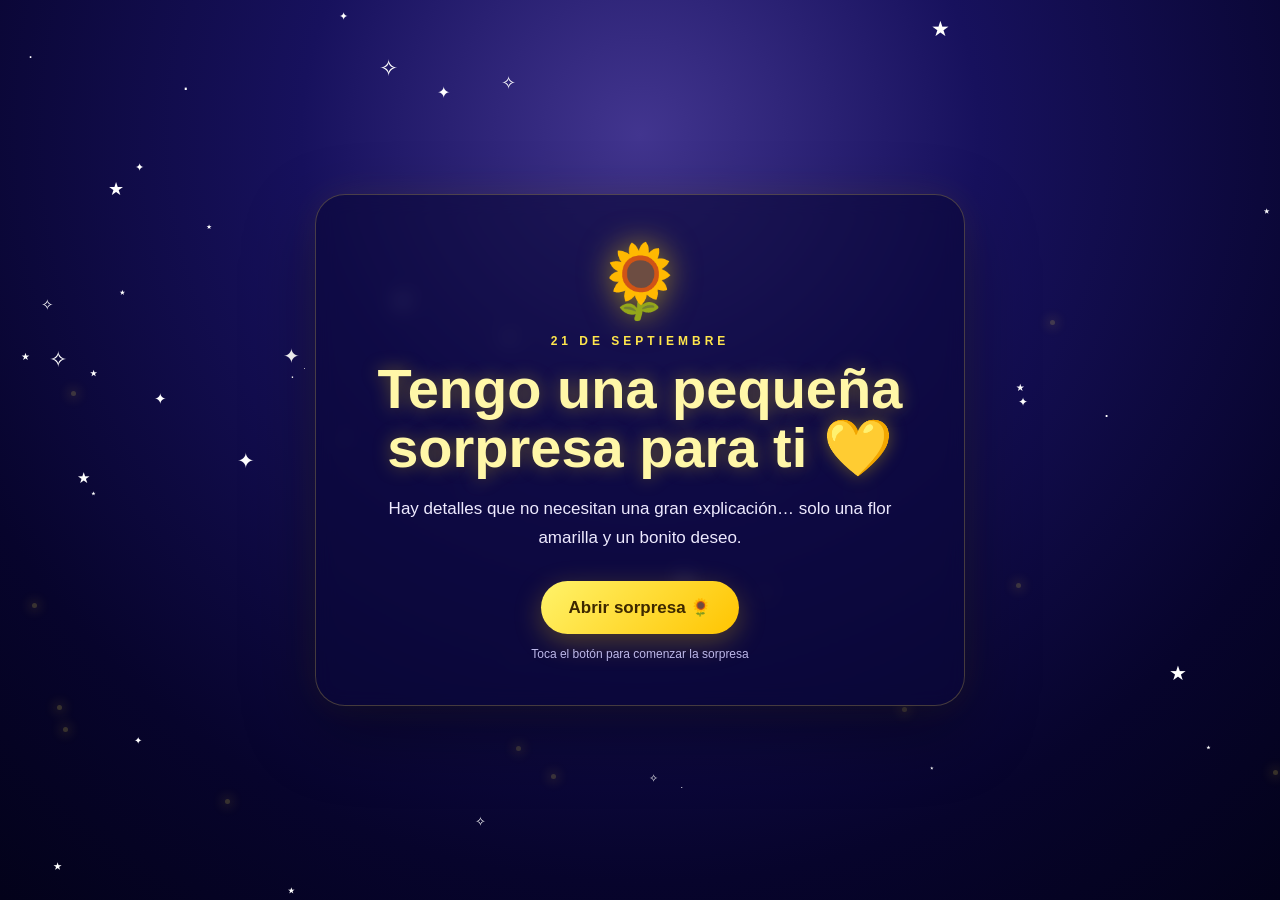
<file: index.html>
<!DOCTYPE html>
<html lang="es">
<head>
  <meta charset="UTF-8">
  <meta name="viewport" content="width=device-width, initial-scale=1.0">
  <meta name="theme-color" content="#08052f">
  <title>Para ti 🌻</title>
  <link rel="stylesheet" href="estilos.css">
</head>
<body>
  <div class="stars" aria-hidden="true"></div>
  <div class="petals" aria-hidden="true"></div>
  <div class="fireflies" aria-hidden="true"></div>

  <main class="screen" id="inicio">
    <section class="intro card">
      <div class="mini-flower">🌻</div>
      <p class="eyebrow">21 DE SEPTIEMBRE</p>
      <h1>Tengo una pequeña sorpresa para ti 💛</h1>
      <p class="intro-text">Hay detalles que no necesitan una gran explicación… solo una flor amarilla y un bonito deseo.</p>
      <button class="main-btn" id="openBtn">Abrir sorpresa 🌻</button>
      <p class="hint">Toca el botón para comenzar la sorpresa</p>
    </section>
  </main>

  <main class="screen hidden" id="sorpresa">
    <section class="content">
      <p class="eyebrow">PARA UNA AMIGA ESPECIAL</p>
      <h2>🌻 Feliz 21 de septiembre 🌻</h2>
      <p class="subtitle">Que nunca te falten motivos para sonreír.</p>

      <div class="garden" aria-label="Jardín de flores amarillas">
        <div class="ground"></div>
        <div class="flower flower-left">
          <div class="stem"></div><div class="leaf leaf-a"></div><div class="leaf leaf-b"></div>
          <div class="bloom"><i></i><i></i><i></i><i></i><i></i><i></i><i></i><i></i><b></b></div>
        </div>
        <div class="flower flower-center">
          <div class="stem"></div><div class="leaf leaf-a"></div><div class="leaf leaf-b"></div>
          <div class="bloom"><i></i><i></i><i></i><i></i><i></i><i></i><i></i><i></i><b></b></div>
        </div>
        <div class="flower flower-right">
          <div class="stem"></div><div class="leaf leaf-a"></div><div class="leaf leaf-b"></div>
          <div class="bloom"><i></i><i></i><i></i><i></i><i></i><i></i><i></i><i></i><b></b></div>
        </div>
      </div>

      <div class="letter">
        <div class="letter-top">💌</div>
        <p>
          Hoy quiero regalarte estas flores amarillas como un pequeño detalle de amistad.
          Espero que te recuerden que siempre hay momentos bonitos por disfrutar,
          nuevas sonrisas por compartir y muchas razones para seguir brillando.
        </p>
        <p class="final-line">Gracias por ser una amiga tan especial. 💛</p>
      </div>

      <button class="music-btn" id="musicBtn">🎵 Reproducir música</button>
      <audio id="musica" src="musica.mp3" preload="auto"></audio>

      <p class="signature">Con cariño 🌻✨</p>
    </section>
  </main>

  <div class="celebration hidden" id="celebration" aria-hidden="true"></div>

  <script src="script.js"></script>
</body>
</html>
</file>
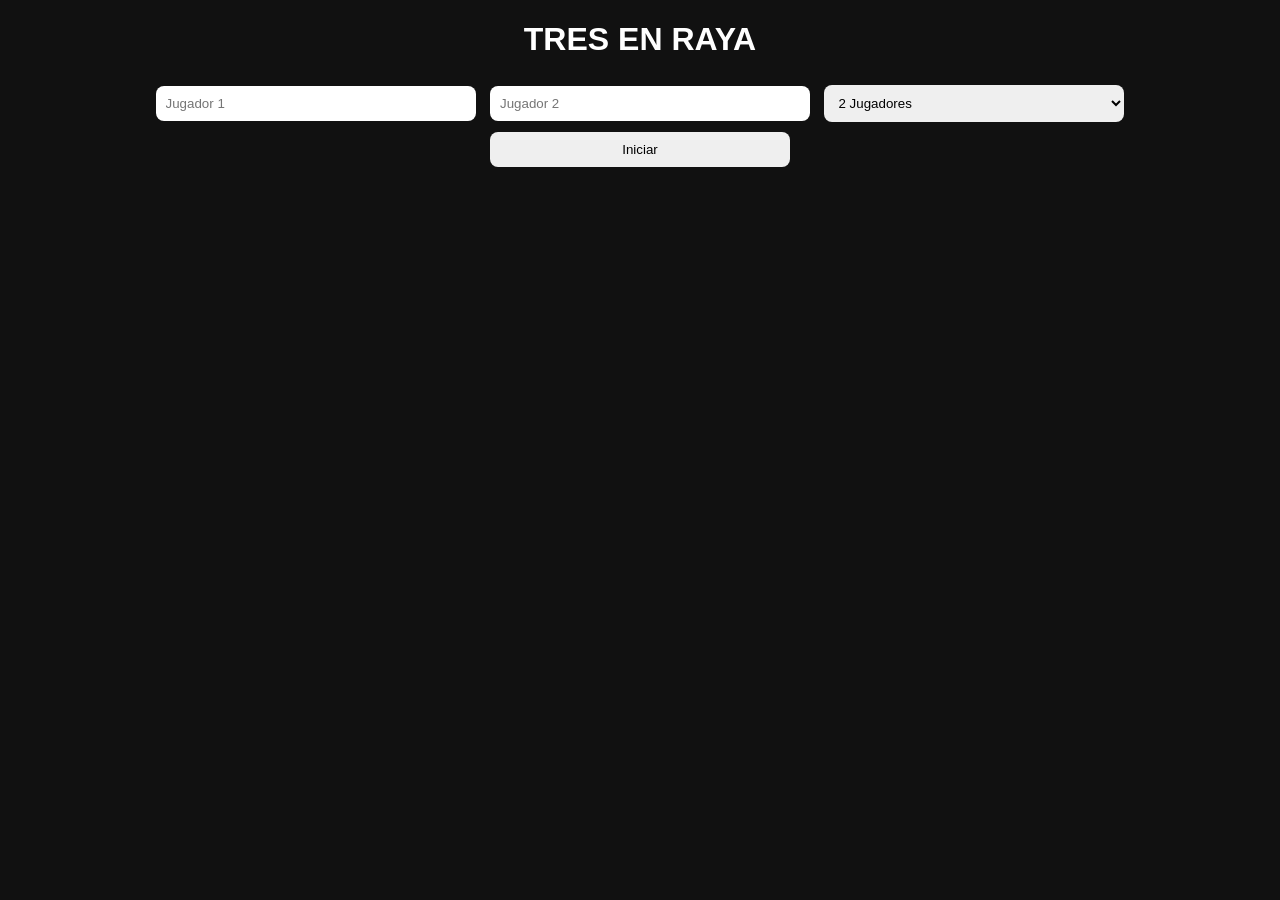
<file: proyecto/index.html>
<!DOCTYPE html>
<html lang="es">
<head>
  <meta charset="UTF-8">
  <meta name="viewport" content="width=device-width, initial-scale=1.0">
  <title>Mini Juego</title>
  <link rel="stylesheet" href="styles.css">
</head>
<body>

<div class="container" id="menu">
  <h1>TRES EN RAYA</h1>

  <input type="text" id="name1" placeholder="Jugador 1">
  <input type="text" id="name2" placeholder="Jugador 2">

  <select id="mode">
    <option value="2">2 Jugadores</option>
    <option value="bot">Contra Bot</option>
  </select>

  <button onclick="startGame()">Iniciar</button>
</div>

<div id="game">
  <h2 id="turn"></h2>
  <div class="grid" id="grid"></div>
  <h2 id="result"></h2>
  <h3 id="score"></h3>

  <button onclick="restart()">Reiniciar</button>
  <button onclick="backMenu()">Menú</button>
</div>

<audio id="clickSound" src="https://www.soundjay.com/button/beep-07.wav"></audio>
<audio id="winSound" src="https://www.soundjay.com/button/beep-10.wav"></audio>

<script src="script.js"></script>
</body>
</html>
</file>
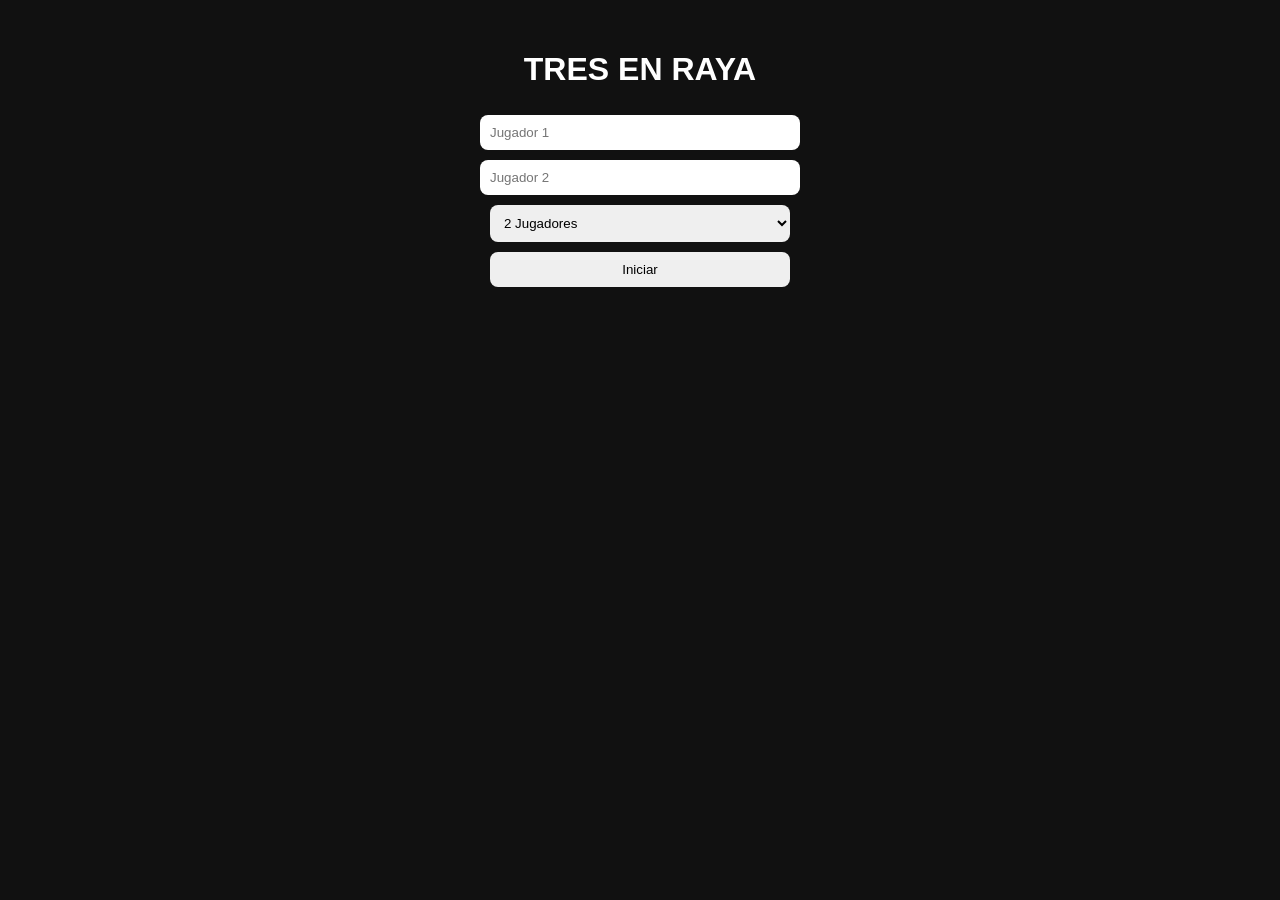
<file: proyecto programacion wed/proyecto/index.html>
<!DOCTYPE html>
<html lang="es">
<head>
  <meta charset="UTF-8">
  <meta name="viewport" content="width=device-width, initial-scale=1.0">
  <title>Mini Juego</title>
  <link rel="stylesheet" href="styles.css">
</head>
<body>

<div class="container" id="menu">
  <h1>TRES EN RAYA</h1>

  <input type="text" id="name1" placeholder="Jugador 1">
  <br>

  <input type="text" id="name2" placeholder="Jugador 2">
  <br>

  <select id="mode">
    <option value="2">2 Jugadores</option>
    <option value="bot">Contra Bot</option>
  </select>
  <br>

  <button onclick="startGame()">Iniciar</button>
</div>

<div id="game">
  <h2 id="turn"></h2>
  <div class="grid" id="grid"></div>
  <h2 id="result"></h2>
  <h3 id="score"></h3>

  <button onclick="restart()">Reiniciar</button>
  <button onclick="backMenu()">Menú</button>
</div>

<audio id="clickSound" src="https://www.soundjay.com/button/beep-07.wav"></audio>
<audio id="winSound" src="https://www.soundjay.com/button/beep-10.wav"></audio>

<script src="script.js"></script>
</body>
</html>
</file>
<file: estilos.css>
* { box-sizing: border-box; }
html, body { margin: 0; min-height: 100%; }
body {
  min-height: 100vh;
  overflow-x: hidden;
  font-family: Arial, Helvetica, sans-serif;
  color: #fff;
  background: radial-gradient(circle at 50% 15%, #42358f 0, #17115d 34%, #07042c 75%, #03021a 100%);
}
button { font: inherit; }
.hidden { display: none !important; }
.screen { min-height: 100vh; position: relative; z-index: 5; }
#inicio { display: grid; place-items: center; padding: 24px; }
.intro { width: min(650px, 94vw); text-align: center; padding: 44px 28px; }
.card { background: rgba(10, 7, 55, .62); border: 1px solid rgba(255, 225, 77, .24); border-radius: 30px; box-shadow: 0 25px 70px rgba(0,0,0,.35), 0 0 35px rgba(255,210,0,.08); backdrop-filter: blur(10px); }
.mini-flower { font-size: 72px; animation: float 2.5s ease-in-out infinite; filter: drop-shadow(0 0 16px rgba(255,216,0,.55)); }
.eyebrow { letter-spacing: 4px; font-size: 12px; font-weight: 700; color: #ffe64d; margin: 10px 0 12px; }
h1 { font-size: clamp(32px, 7vw, 56px); line-height: 1.05; margin: 0 auto 18px; color: #fff7a8; text-shadow: 0 0 18px rgba(255,222,0,.35); }
.intro-text { max-width: 520px; margin: 0 auto 28px; line-height: 1.7; color: #eeeaff; font-size: 17px; }
.hint { color: #bdb8e9; font-size: 12px; margin: 13px 0 0; }
.main-btn, .music-btn { border: 0; cursor: pointer; border-radius: 999px; font-weight: 700; color: #3d2800; background: linear-gradient(135deg,#fff36a,#ffc400); box-shadow: 0 8px 28px rgba(255,202,0,.28); transition: transform .25s, box-shadow .25s; }
.main-btn { padding: 16px 28px; font-size: 17px; }
.music-btn { padding: 12px 20px; font-size: 14px; margin-top: 14px; }
.main-btn:hover, .music-btn:hover { transform: translateY(-3px) scale(1.03); box-shadow: 0 12px 35px rgba(255,202,0,.42); }
.main-btn:active, .music-btn:active { transform: scale(.97); }
#sorpresa { padding: 55px 18px 35px; }
.content { width: min(900px, 100%); margin: auto; text-align: center; }
h2 { margin: 0; font-size: clamp(30px, 7vw, 58px); color: #ffe72e; text-shadow: 0 0 18px rgba(255,220,0,.38); }
.subtitle { margin: 10px 0 0; font-size: 18px; color: #fffbd1; }
.garden { position: relative; width: min(650px, 96vw); height: 390px; margin: 10px auto 0; }
.ground { position: absolute; left: 5%; right: 5%; bottom: 22px; height: 50px; border-radius: 50%; background: radial-gradient(ellipse, rgba(41,108,49,.7), rgba(8,45,24,.1) 68%, transparent 72%); filter: blur(2px); }
.flower { position: absolute; bottom: 50px; width: 150px; height: 300px; transform-origin: bottom center; animation: sway 4s ease-in-out infinite; }
.flower-left { left: 10%; transform: scale(.85); animation-delay: -.8s; }
.flower-center { left: 50%; margin-left: -75px; transform: scale(1.05); z-index: 2; }
.flower-right { right: 9%; transform: scale(.78); animation-delay: -1.5s; }
.stem { position: absolute; width: 11px; height: 220px; left: 69px; bottom: 0; border-radius: 10px; background: linear-gradient(90deg,#155d25,#55b63f,#155d25); box-shadow: 0 0 8px rgba(66,170,55,.25); }
.leaf { position: absolute; width: 78px; height: 34px; background: linear-gradient(135deg,#6ac94e,#176b28); border-radius: 100% 0 100% 0; bottom: 100px; z-index: 2; }
.leaf-a { left: 4px; transform: rotate(25deg); }
.leaf-b { left: 61px; bottom: 145px; transform: rotate(155deg) scale(.9); }
.bloom { position: absolute; width: 120px; height: 120px; left: 15px; top: 18px; animation: bloomFloat 3s ease-in-out infinite; }
.bloom i { position: absolute; width: 46px; height: 68px; left: 37px; top: 25px; border-radius: 55% 55% 48% 48%; background: linear-gradient(180deg,#fff45c,#ffc400); box-shadow: 0 0 14px rgba(255,214,0,.45); transform-origin: 50% 75%; }
.bloom i:nth-child(1){transform:rotate(0deg) translateY(-27px)} .bloom i:nth-child(2){transform:rotate(45deg) translateY(-27px)} .bloom i:nth-child(3){transform:rotate(90deg) translateY(-27px)} .bloom i:nth-child(4){transform:rotate(135deg) translateY(-27px)} .bloom i:nth-child(5){transform:rotate(180deg) translateY(-27px)} .bloom i:nth-child(6){transform:rotate(225deg) translateY(-27px)} .bloom i:nth-child(7){transform:rotate(270deg) translateY(-27px)} .bloom i:nth-child(8){transform:rotate(315deg) translateY(-27px)}
.bloom b { position: absolute; width: 48px; height: 48px; left: 36px; top: 36px; border-radius: 50%; z-index: 3; background: radial-gradient(circle at 35% 30%,#a96512,#542700 75%); box-shadow: inset 0 0 0 4px rgba(255,184,0,.18),0 0 12px rgba(255,184,0,.3); }
.letter { width: min(700px, 94vw); margin: -12px auto 0; padding: 28px 25px; border-radius: 24px; background: rgba(255,255,255,.08); border: 1px solid rgba(255,234,100,.2); box-shadow: 0 15px 50px rgba(0,0,0,.22); backdrop-filter: blur(7px); animation: letterIn 1s ease both; }
.letter-top { font-size: 30px; margin-bottom: 5px; }
.letter p { margin: 8px auto; max-width: 620px; line-height: 1.75; color: #fffde7; font-size: 16px; }
.final-line { color: #ffe53e !important; font-weight: 700; }
.signature { color: #bdb8e9; font-size: 13px; margin-top: 18px; }
.stars span { position: fixed; color: #fff; user-select: none; pointer-events: none; animation: twinkle var(--speed) ease-in-out infinite alternate; z-index: 1; }
.petals span { position: fixed; top: -50px; pointer-events: none; user-select: none; z-index: 3; animation: fall var(--duration) linear infinite; animation-delay: var(--delay); }
.fireflies span { position: fixed; width: 5px; height: 5px; border-radius: 50%; background: #ffe94d; box-shadow: 0 0 12px 4px rgba(255,220,50,.55); opacity: .2; animation: firefly 4s ease-in-out infinite; z-index: 1; }
.celebration { position: fixed; inset: 0; pointer-events: none; z-index: 20; overflow: hidden; }
.celebration span { position: absolute; bottom: -30px; font-size: 25px; animation: rise 3.5s ease-out forwards; }
@keyframes float { 0%,100%{transform:translateY(0) rotate(-3deg)} 50%{transform:translateY(-12px) rotate(3deg)} }
@keyframes sway { 0%,100%{rotate:-2deg} 50%{rotate:2deg} }
@keyframes bloomFloat { 0%,100%{translate:0 0} 50%{translate:0 -4px} }
@keyframes twinkle { from{opacity:.2;transform:scale(.65)} to{opacity:1;transform:scale(1.3)} }
@keyframes fall { 0%{transform:translate3d(0,-60px,0) rotate(0deg);opacity:0} 10%{opacity:1} 50%{transform:translate3d(70px,55vh,0) rotate(180deg)} 100%{transform:translate3d(-50px,110vh,0) rotate(360deg);opacity:0} }
@keyframes firefly { 0%,100%{transform:translate(0,0);opacity:.15} 50%{transform:translate(25px,-35px);opacity:.9} }
@keyframes letterIn { from{opacity:0;transform:translateY(25px)} to{opacity:1;transform:translateY(0)} }
@keyframes rise { 0%{transform:translateY(0) scale(.6) rotate(0);opacity:0} 15%{opacity:1} 100%{transform:translateY(-110vh) scale(1.3) rotate(360deg);opacity:0} }
@media(max-width:600px){
  .intro{padding:35px 20px}.mini-flower{font-size:58px}.intro-text{font-size:15px}.garden{height:330px;transform:scale(.82);transform-origin:top center;margin-bottom:-55px}.flower-left{left:0}.flower-right{right:0}.letter{padding:23px 18px}.letter p{font-size:15px;line-height:1.65}#sorpresa{padding-top:35px}
}
@media(prefers-reduced-motion:reduce){*,*::before,*::after{animation-duration:.001ms!important;animation-iteration-count:1!important;scroll-behavior:auto!important}}
</file>
<file: proyecto/styles.css>
body {
  font-family: Arial;
  text-align: center;
  background: #111;
  color: white;
  margin: 0;
}

.container {
  margin-top: 20px;
}

input, select, button {
  padding: 10px;
  margin: 5px;
  border-radius: 8px;
  border: none;
  width: 80%;
  max-width: 300px;
}

#game {
  display: none;
}

.grid {
  display: grid;
  grid-template-columns: repeat(3, 1fr);
  gap: 5px;
  width: 90vw;
  max-width: 320px;
  margin: 20px auto;
}

.cell {
  aspect-ratio: 1/1;
  background: #333;
  font-size: 8vw;
  display: flex;
  align-items: center;
  justify-content: center;
  cursor: pointer;
}

.cell:hover {
  background: #555;
  transform: scale(1.05);
}

@media (min-width: 600px) {
  .cell {
    font-size: 40px;
  }
}
</file>
<file: proyecto programacion wed/proyecto/styles.css>
body {
  font-family: Arial;
  text-align: center;
  background: #111;
  color: white;
  margin: 0;
  padding: 0;
}

.container {
  margin-top: 20px;
  padding: 10px;
}

/* Inputs adaptables */
input, select, button {
  padding: 10px;
  margin: 5px;
  border-radius: 8px;
  border: none;
  width: 80%;
  max-width: 300px;
}

/* Ocultar juego al inicio */
#game {
  display: none;
}

/* 🔥 GRID RESPONSIVE */
.grid {
  display: grid;
  grid-template-columns: repeat(3, 1fr);
  gap: 5px;
  width: 90vw;
  max-width: 320px;
  margin: 20px auto;
}

/* 🔥 CELDAS RESPONSIVE */
.cell {
  width: 100%;
  aspect-ratio: 1 / 1; /* cuadrado perfecto */
  background: #333;
  font-size: 8vw; /* tamaño adaptable */
  display: flex;
  align-items: center;
  justify-content: center;
  cursor: pointer;
  transition: 0.3s;
}

.cell:hover {
  background: #555;
  transform: scale(1.05);
}

/* Ganador */
.win {
  background: green !important;
}

/* 📱 Ajustes para pantallas grandes */
@media (min-width: 600px) {
  .cell {
    font-size: 40px;
  }
}
</file>
